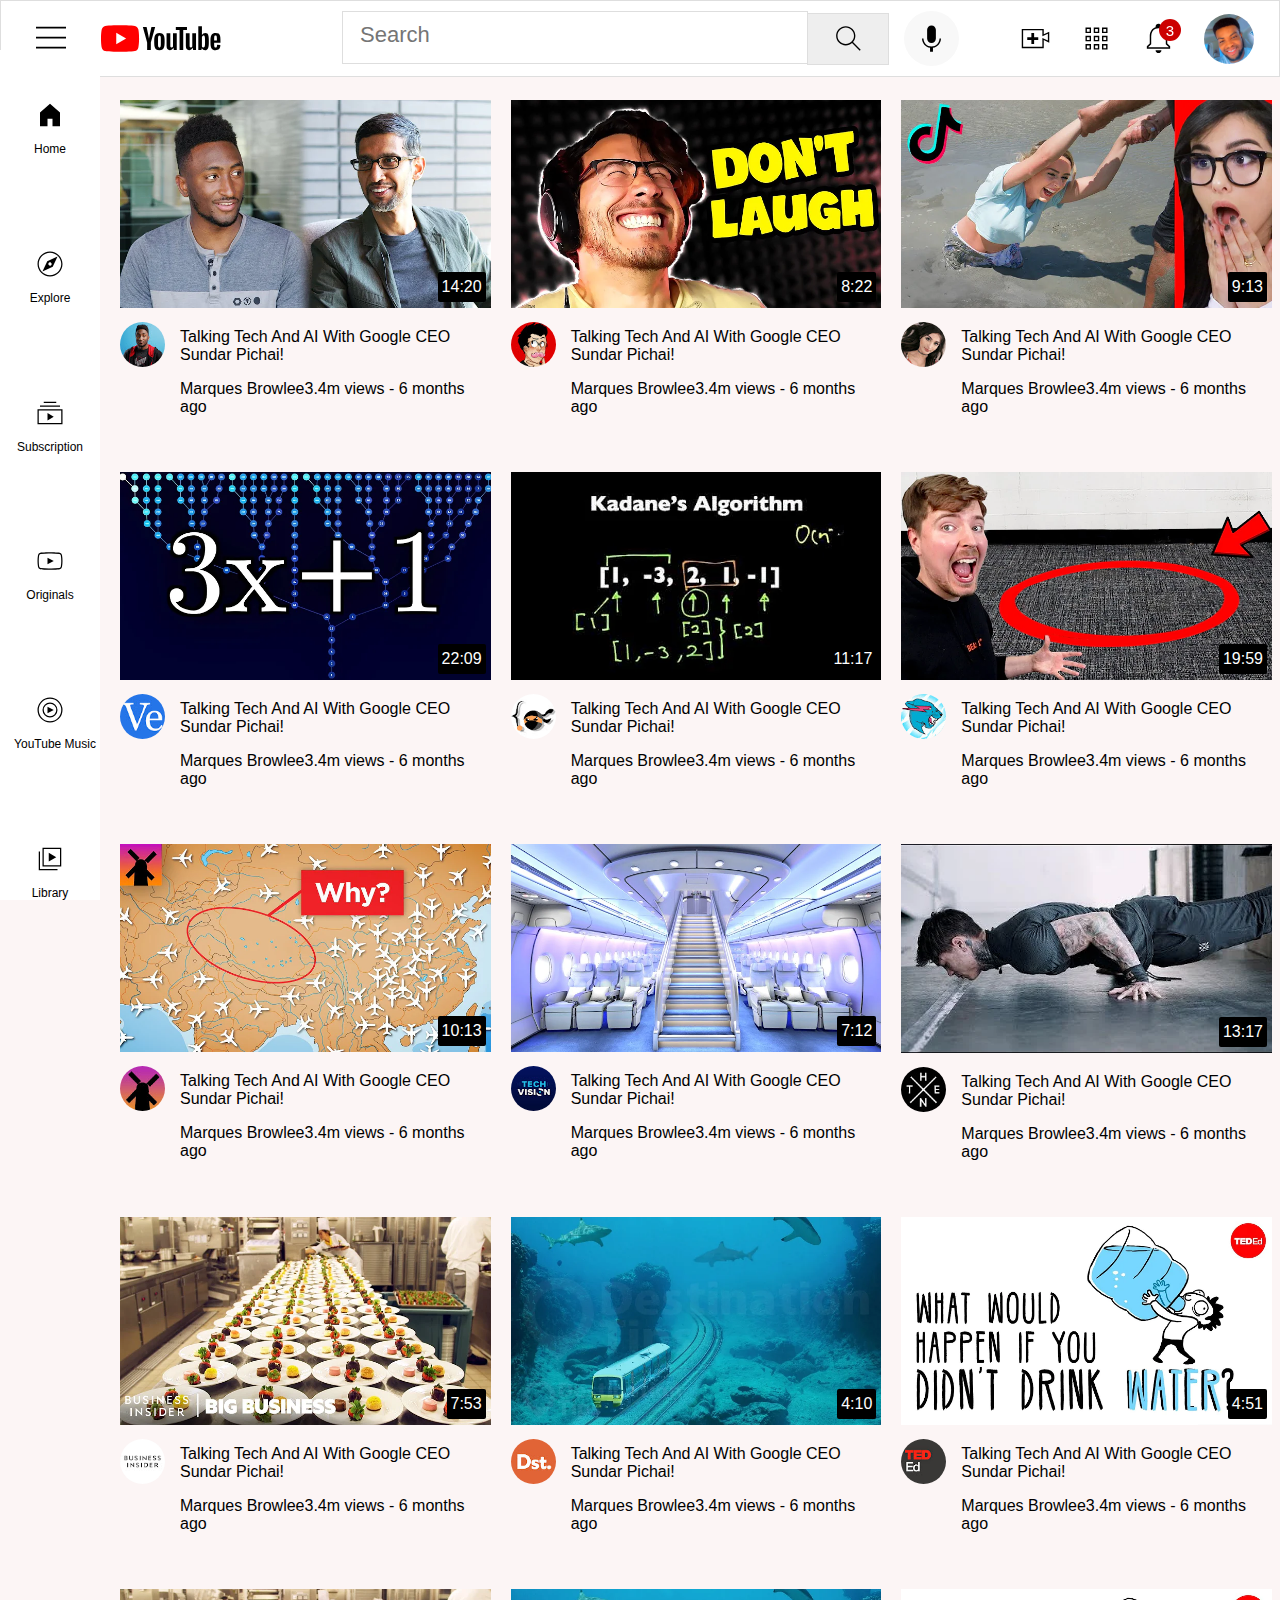
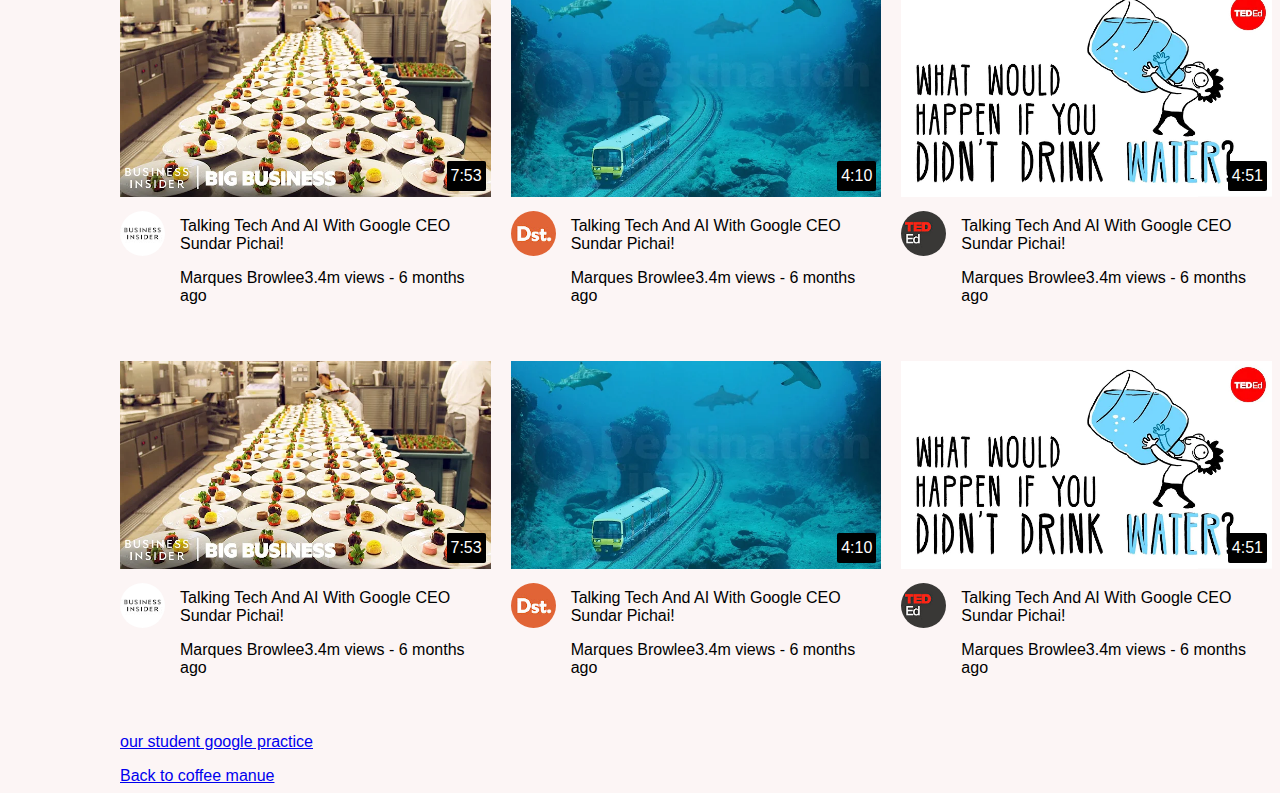
<file: index.html>
<!DOCTYPE html>
<html>
    <head>
        <title>Youtube Practice</title>
        <link href="header.css" rel="stylesheet">
        <link href="sidebar.css" rel="stylesheet">
        <link href="general.css" rel="stylesheet">
        <link href="Grid.css" rel="stylesheet">
       
    </head>
    <body class="body">
        <header class="header">
               <div class="left-section">
                <img class="hamburgar-icon" src="hamburger-menu.svg">
                <img class="youtube-icon" src="youtube-logo.svg">
               </div>


               <div class="middle-section">
                <input class="searchbar" placeholder="Search">
                <div class="middle-section-B">
                    <div class="search-icon-container">
                        <img class="search-icon" src="search.svg">
                        <div class="tooltip">Search</div>
                    </div>

                    <div class="voice-container">
                      <img  class="voice-search-icon" src="voice-search-icon.svg">
                      <div class="tooltip">Search  with voice</div>
                    </div>
                </div>
            </div>



               <div class="right-section">
                  <div class="upload-icon-container">
                    <img class="upload-icon" src="upload.svg">
                    <div class="tooltip">upload vidoes</div>
                  </div>
                <div class="apps-icon-container">
                    <img class="apps-icon" src="youtube-apps.svg">
                   <div class="tooltip">apps icon</div>
                </div>
                <div class="notification-icon-container">
                     <img class="notification-icon" src="notifications.svg">
                    <div class="tooltip">notification-icon</div>
                </div>
                
                <div class="notification-reminder">3</div>
                <img class="my-image" src="492128438_122124245750797799_2843777901737531711_n.jpg">
               </div>
        </header>
        <nav class="sidebar">
            <div class="home">
                <img class="home-icon" src="home.svg">
                <span class="home-details">Home</span>
            </div>
            <div class="explore">
                <img class="explore-icon" src="explore.svg">
                <span class="explore-detail">Explore</span>
            </div>
            <div class="subscription">
                <img class="subscription-icon" src="subscriptions.svg">
                <span class="subscriptions-detail">Subscription</span>
            </div>
            <div class="orignals">
                <img class="originals-icon" src="originals.svg">
                <span class="originals-detail">Originals</span>
            </div>
            <div class="youtube-music">
                <img class="youtube-music-icon" src="youtube-music.svg"> 
                <span class="music-icon">YouTube Music</span>
            </div>
                <div class="library">
                    <img class="library-icon" src="library.svg">
                    <span class="library-detail">Library</span>
                </div>
            </nav>
            <main>
                <section class="grid-container">
                    <div class="grid-item">
                        <div class="video-timeline">
                          <img class="thumbnail-one" src="thumbnail-1.webp" >
                          <div class="video-time">14:20</div>
                        </div>
                        
                        <div class="channel-picture">
                            <div class="picture-display">
                                <img class="picture-detail" src="channel-1.jpeg">
                            
                            </div>
                            <div class="thumbnail-detail">
                                <p class="thumbnail-detail1">Talking Tech And AI With Google CEO Sundar Pichai!  </p>
                                <p>Marques Browlee3.4m views - 6 months ago </p>
                            </div>
                        </div>
                    </div>


                    <div class="grid-item">
                        <div class="video-timeline">
                          <img class="thumbnail-one" src="thumbnail-2.webp" >
                          <div class="video-time">8:22</div>
                        </div>
                        
                        <div class="channel-picture">
                            <div class="picture-display">
                                <img class="picture-detail" src="channel-2.jpeg">
                            
                            </div>
                            <div class="thumbnail-detail">
                                <p class="thumbnail-detail1">Talking Tech And AI With Google CEO Sundar Pichai!  </p>
                                <p>Marques Browlee3.4m views   - 6 months ago </p>
                            </div>
                        </div>
                    </div>

                <div class="grid-item">
                    <div class="video-timeline">
                           <img class="thumbnail-one" src="thumbnail-3.webp" >
                          <div class="video-time">9:13</div>
                        </div>
                       
                        <div class="channel-picture">
                            <div class="picture-display">
                                <img class="picture-detail" src="channel-3.jpeg">
                            
                            </div>
                            <div class="thumbnail-detail">
                                <p class="thumbnail-detail1">Talking Tech And AI With Google CEO Sundar Pichai!  </p>
                                <p>Marques Browlee3.4m views - 6 months ago </p>
                            </div>
                        </div>
                    </div>
 </section>








        
    <section class="grid-container">

             <div class="grid-item">
                <div class="video-timeline">
                           <img class="thumbnail-one" src="thumbnail-4.webp" >
                          <div class="video-time">22:09</div>
                        </div>
                        
                        <div class="channel-picture">
                            <div class="picture-display">
                                <img class="picture-detail" src="channel-4.jpeg">
                            
                            </div>
                            <div class="thumbnail-detail">
                                <p class="thumbnail-detail1">Talking Tech And AI With Google CEO Sundar Pichai!  </p>
                                <p>Marques Browlee3.4m views - 6 months ago </p>
                            </div>
                        </div>
                    </div>

                    <div class="grid-item">
                        <div class="video-timeline">
                           <img class="thumbnail-one" src="thumbnail-5.webp" >
                          <div class="video-time">11:17</div>
                        </div>
                        
                        <div class="channel-picture">
                            <div class="picture-display">
                                <img class="picture-detail" src="channel-5.jpeg">
                            
                            </div>
                            <div class="thumbnail-detail">
                                <p class="thumbnail-detail1">Talking Tech And AI With Google CEO Sundar Pichai!  </p>
                                <p>Marques Browlee3.4m views - 6 months ago </p>
                            </div>
                        </div>
                    </div>


                    <div class="grid-item">
                        <div class="video-timeline">
                           <img class="thumbnail-one" src="thumbnail-6.webp" >
                          <div class="video-time">19:59</div>
                        </div>
                        
                        <div class="channel-picture">
                            <div class="picture-display">
                                <img class="picture-detail" src="channel-6.jpeg">
                            
                            </div>
                            <div class="thumbnail-detail">
                                <p class="thumbnail-detail1">Talking Tech And AI With Google CEO Sundar Pichai!  </p>
                                <p>Marques Browlee3.4m views - 6 months ago </p>
                            </div>
                        </div>
                    </div>

                
            </section>










            <section class="grid-container">

                        <div class="grid-item">
                            <div class="video-timeline">
                           <img class="thumbnail-one" src="thumbnail-7.webp" >
                          <div class="video-time">10:13</div>
                        </div>
                        
                        
                        <div class="channel-picture">
                            <div class="picture-display">
                                <img class="picture-detail" src="channel-7.jpeg">
                            
                            </div>
                            <div class="thumbnail-detail">
                                <p class="thumbnail-detail1">Talking Tech And AI With Google CEO Sundar Pichai!  </p>
                                <p>Marques Browlee3.4m views - 6 months ago </p>
                            </div>
                        </div>
                    </div>


                    <div class="grid-item">
                        <div class="video-timeline">
                           <img class="thumbnail-one" src="thumbnail-8.webp" >
                          <div class="video-time">7:12</div>
                        </div>
                        <div class="channel-picture">
                            <div class="picture-display">
                                <img class="picture-detail" src="channel-8.jpeg">
                            
                            </div>
                            <div class="thumbnail-detail">
                                <p class="thumbnail-detail1">Talking Tech And AI With Google CEO Sundar Pichai!  </p>
                                <p>Marques Browlee3.4m views - 6 months ago </p>
                            </div>
                        </div>
                    </div>
                       
                    <div class="grid-item">
                        <div class="video-timeline">
                           <img class="thumbnail-one" src="thumbnail-9.webp" >
                          <div class="video-time">13:17</div>
                        </div>
                        <div class="channel-picture">
                            <div class="picture-display">
                                <img class="picture-detail" src="channel-9.jpeg">
                            
                            </div>
                            <div class="thumbnail-detail">
                                <p class="thumbnail-detail1">Talking Tech And AI With Google CEO Sundar Pichai!  </p>
                                <p>Marques Browlee3.4m views - 6 months ago </p>
                            </div>
                        </div>
                    </div>
</section>







<section class="grid-container">
                    <div class="grid-item">
                        <div class="video-timeline">
                           <img class="thumbnail-one" src="thumbnail-10.webp" >
                          <div class="video-time">7:53</div>
                        </div>
                        <div class="channel-picture">
                            <div class="picture-display">
                                <img class="picture-detail" src="channel-10.jpeg">
                            
                            </div>
                            <div class="thumbnail-detail">
                                <p class="thumbnail-detail1">Talking Tech And AI With Google CEO Sundar Pichai!  </p>
                                <p>Marques Browlee3.4m views - 6 months ago </p>
                            </div>
                        </div>
                    </div>

                <div class="grid-item">
                    <div class="video-timeline">
                           <img class="thumbnail-one" src="thumbnail-11.webp" >
                          <div class="video-time">4:10</div>
                        </div>
                        
                        <div class="channel-picture">
                            <div class="picture-display">
                                <img class="picture-detail" src="channel-11.jpeg">
                            
                            </div>
                            <div class="thumbnail-detail">
                                <p class="thumbnail-detail1">Talking Tech And AI With Google CEO Sundar Pichai!  </p>
                                <p>Marques Browlee3.4m views - 6 months ago </p>
                            </div>
                        </div>
                    </div>


                    <div class="grid-item">
                        <div class="video-timeline">
                            <img class="thumbnail-one" src="thumbnail-12.webp" >
                          <div class="video-time">4:51</div>
                        </div>
                       
                        <div class="channel-picture">
                            <div class="picture-display">
                                <img class="picture-detail" src="channel-12.jpeg">
                            
                            </div>
                            <div class="thumbnail-detail">
                                <p class="thumbnail-detail1">Talking Tech And AI With Google CEO Sundar Pichai!  </p>
                                <p>Marques Browlee3.4m views - 6 months ago </p>
                            </div>
                        </div>
                    </div>
            </section>











            <section class="grid-container">
                    <div class="grid-item">
                        <div class="video-timeline">
                           <img class="thumbnail-one" src="thumbnail-10.webp" >
                          <div class="video-time">7:53</div>
                        </div>
                        <div class="channel-picture">
                            <div class="picture-display">
                                <img class="picture-detail" src="channel-10.jpeg">
                            
                            </div>
                            <div class="thumbnail-detail">
                                <p class="thumbnail-detail1">Talking Tech And AI With Google CEO Sundar Pichai!  </p>
                                <p>Marques Browlee3.4m views - 6 months ago </p>
                            </div>
                        </div>
                    </div>

                <div class="grid-item">
                    <div class="video-timeline">
                           <img class="thumbnail-one" src="thumbnail-11.webp" >
                          <div class="video-time">4:10</div>
                        </div>
                        
                        <div class="channel-picture">
                            <div class="picture-display">
                                <img class="picture-detail" src="channel-11.jpeg">
                            
                            </div>
                            <div class="thumbnail-detail">
                                <p class="thumbnail-detail1">Talking Tech And AI With Google CEO Sundar Pichai!  </p>
                                <p>Marques Browlee3.4m views - 6 months ago </p>
                            </div>
                        </div>
                    </div>


                    <div class="grid-item">
                        <div class="video-timeline">
                            <img class="thumbnail-one" src="thumbnail-12.webp" >
                          <div class="video-time">4:51</div>
                        </div>
                       
                        <div class="channel-picture">
                            <div class="picture-display">
                                <img class="picture-detail" src="channel-12.jpeg">
                            
                            </div>
                            <div class="thumbnail-detail">
                                <p class="thumbnail-detail1">Talking Tech And AI With Google CEO Sundar Pichai!  </p>
                                <p>Marques Browlee3.4m views - 6 months ago </p>
                            </div>
                        </div>
                    </div>
            </section>











            <section class="grid-container">
                    <div class="grid-item">
                        <div class="video-timeline">
                           <img class="thumbnail-one" src="thumbnail-10.webp" >
                          <div class="video-time">7:53</div>
                        </div>
                        <div class="channel-picture">
                            <div class="picture-display">
                                <img class="picture-detail" src="channel-10.jpeg">
                            
                            </div>
                            <div class="thumbnail-detail">
                                <p class="thumbnail-detail1">Talking Tech And AI With Google CEO Sundar Pichai!  </p>
                                <p>Marques Browlee3.4m views - 6 months ago </p>
                            </div>
                        </div>
                    </div>

                <div class="grid-item">
                    <div class="video-timeline">
                           <img class="thumbnail-one" src="thumbnail-11.webp" >
                          <div class="video-time">4:10</div>
                        </div>
                        
                        <div class="channel-picture">
                            <div class="picture-display">
                                <img class="picture-detail" src="channel-11.jpeg">
                            
                            </div>
                            <div class="thumbnail-detail">
                                <p class="thumbnail-detail1">Talking Tech And AI With Google CEO Sundar Pichai!  </p>
                                <p>Marques Browlee3.4m views - 6 months ago </p>
                            </div>
                        </div>
                    </div>


                    <div class="grid-item">
                        <div class="video-timeline">
                            <img class="thumbnail-one" src="thumbnail-12.webp" >
                          <div class="video-time">4:51</div>
                        </div>
                       
                        <div class="channel-picture">
                            <div class="picture-display">
                                <img class="picture-detail" src="channel-12.jpeg">
                            
                            </div>
                            <div class="thumbnail-detail">
                                <p class="thumbnail-detail1">Talking Tech And AI With Google CEO Sundar Pichai!  </p>
                                <p>Marques Browlee3.4m views - 6 months ago </p>
                            </div>
                        </div>
                    </div>
            </section>
                 <p><a href="Students-google-form.html">our student google practice</a></p>
                <div style="color: blue;">
                    <a href="coffee.html">Back to coffee manue</a>
                </div>
            </main>
        </body>

    </html>
</file>
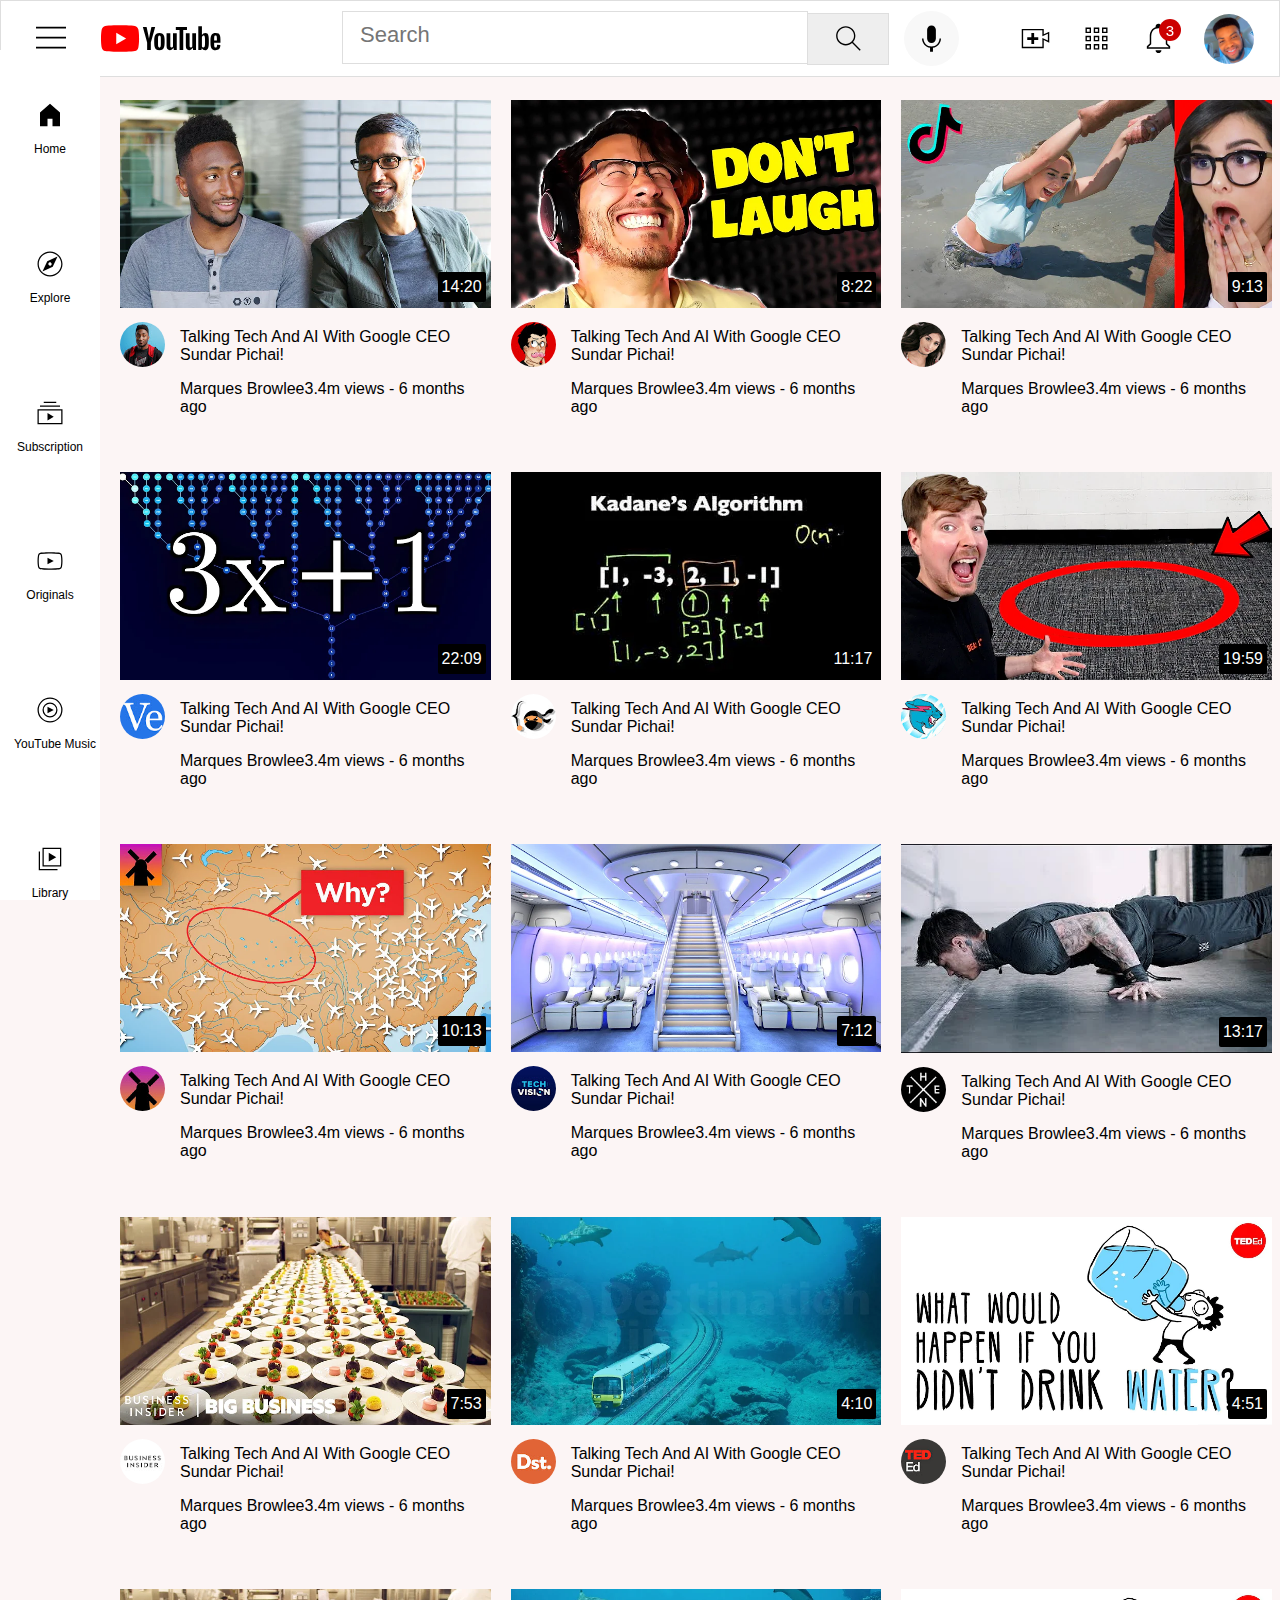
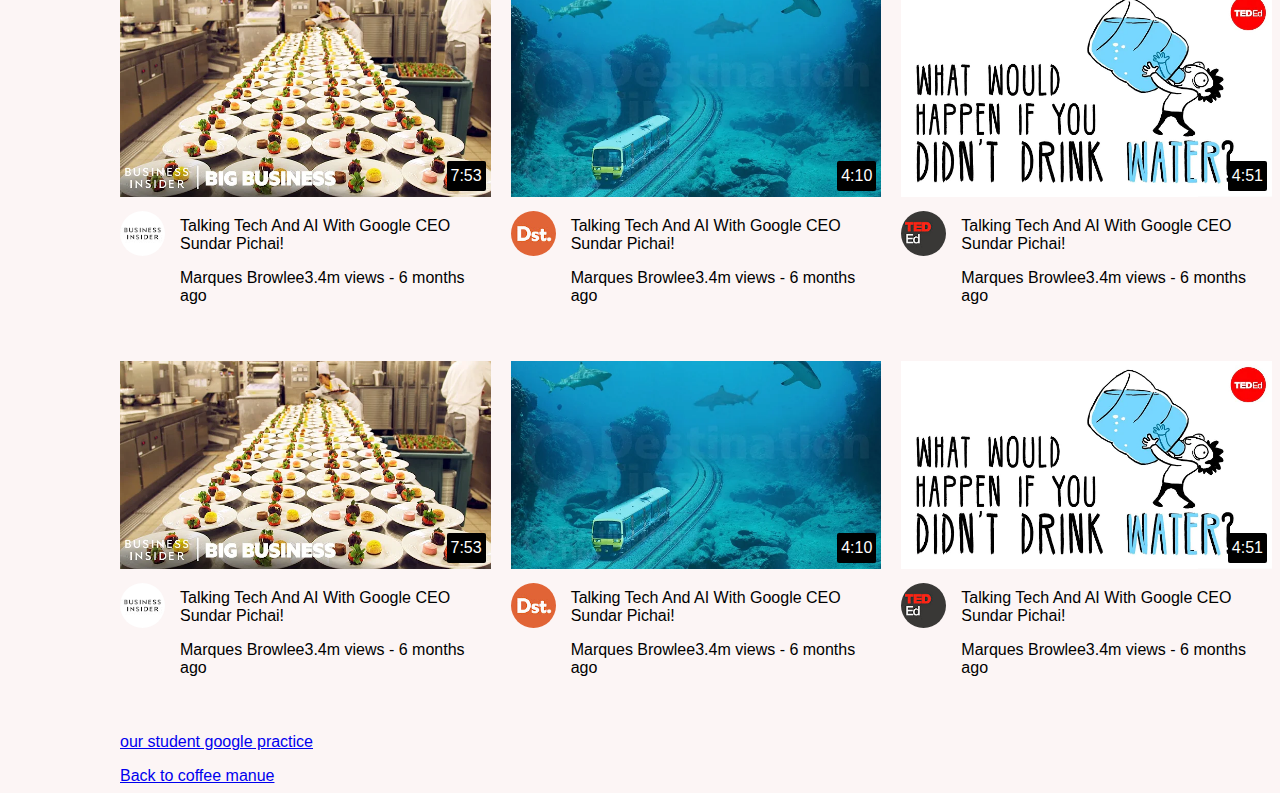
<file: facebook.html>
<!DOCTYPE html>
<html>
    <head>
        <title>Youtube Practice</title>
        <link href="header.css" rel="stylesheet">
        <link href="sidebar.css" rel="stylesheet">
        <link href="general.css" rel="stylesheet">
        <link href="Grid.css" rel="stylesheet">
       
    </head>
    <body class="body">
        <header class="header">
               <div class="left-section">
                <img class="hamburgar-icon" src="hamburger-menu.svg">
                <img class="youtube-icon" src="youtube-logo.svg">
               </div>


               <div class="middle-section">
                <input class="searchbar" placeholder="Search">
                <div class="middle-section-B">
                    <div class="search-icon-container">
                        <img class="search-icon" src="search.svg">
                        <div class="tooltip">Search</div>
                    </div>

                    <div class="voice-container">
                      <img  class="voice-search-icon" src="voice-search-icon.svg">
                      <div class="tooltip">Search  with voice</div>
                    </div>
                </div>
            </div>



               <div class="right-section">
                  <div class="upload-icon-container">
                    <img class="upload-icon" src="upload.svg">
                    <div class="tooltip">upload vidoes</div>
                  </div>
                <div class="apps-icon-container">
                    <img class="apps-icon" src="youtube-apps.svg">
                   <div class="tooltip">apps icon</div>
                </div>
                <div class="notification-icon-container">
                     <img class="notification-icon" src="notifications.svg">
                    <div class="tooltip">notification-icon</div>
                </div>
                
                <div class="notification-reminder">3</div>
                <img class="my-image" src="492128438_122124245750797799_2843777901737531711_n.jpg">
               </div>
        </header>
        <nav class="sidebar">
            <div class="home">
                <img class="home-icon" src="home.svg">
                <span class="home-details">Home</span>
            </div>
            <div class="explore">
                <img class="explore-icon" src="explore.svg">
                <span class="explore-detail">Explore</span>
            </div>
            <div class="subscription">
                <img class="subscription-icon" src="subscriptions.svg">
                <span class="subscriptions-detail">Subscription</span>
            </div>
            <div class="orignals">
                <img class="originals-icon" src="originals.svg">
                <span class="originals-detail">Originals</span>
            </div>
            <div class="youtube-music">
                <img class="youtube-music-icon" src="youtube-music.svg"> 
                <span class="music-icon">YouTube Music</span>
            </div>
                <div class="library">
                    <img class="library-icon" src="library.svg">
                    <span class="library-detail">Library</span>
                </div>
            </nav>
            <main>
                <section class="grid-container">
                    <div class="grid-item">
                        <div class="video-timeline">
                          <img class="thumbnail-one" src="thumbnail-1.webp" >
                          <div class="video-time">14:20</div>
                        </div>
                        
                        <div class="channel-picture">
                            <div class="picture-display">
                                <img class="picture-detail" src="channel-1.jpeg">
                            
                            </div>
                            <div class="thumbnail-detail">
                                <p class="thumbnail-detail1">Talking Tech And AI With Google CEO Sundar Pichai!  </p>
                                <p>Marques Browlee3.4m views - 6 months ago </p>
                            </div>
                        </div>
                    </div>


                    <div class="grid-item">
                        <div class="video-timeline">
                          <img class="thumbnail-one" src="thumbnail-2.webp" >
                          <div class="video-time">8:22</div>
                        </div>
                        
                        <div class="channel-picture">
                            <div class="picture-display">
                                <img class="picture-detail" src="channel-2.jpeg">
                            
                            </div>
                            <div class="thumbnail-detail">
                                <p class="thumbnail-detail1">Talking Tech And AI With Google CEO Sundar Pichai!  </p>
                                <p>Marques Browlee3.4m views   - 6 months ago </p>
                            </div>
                        </div>
                    </div>

                <div class="grid-item">
                    <div class="video-timeline">
                           <img class="thumbnail-one" src="thumbnail-3.webp" >
                          <div class="video-time">9:13</div>
                        </div>
                       
                        <div class="channel-picture">
                            <div class="picture-display">
                                <img class="picture-detail" src="channel-3.jpeg">
                            
                            </div>
                            <div class="thumbnail-detail">
                                <p class="thumbnail-detail1">Talking Tech And AI With Google CEO Sundar Pichai!  </p>
                                <p>Marques Browlee3.4m views - 6 months ago </p>
                            </div>
                        </div>
                    </div>
 </section>








        
    <section class="grid-container">

             <div class="grid-item">
                <div class="video-timeline">
                           <img class="thumbnail-one" src="thumbnail-4.webp" >
                          <div class="video-time">22:09</div>
                        </div>
                        
                        <div class="channel-picture">
                            <div class="picture-display">
                                <img class="picture-detail" src="channel-4.jpeg">
                            
                            </div>
                            <div class="thumbnail-detail">
                                <p class="thumbnail-detail1">Talking Tech And AI With Google CEO Sundar Pichai!  </p>
                                <p>Marques Browlee3.4m views - 6 months ago </p>
                            </div>
                        </div>
                    </div>

                    <div class="grid-item">
                        <div class="video-timeline">
                           <img class="thumbnail-one" src="thumbnail-5.webp" >
                          <div class="video-time">11:17</div>
                        </div>
                        
                        <div class="channel-picture">
                            <div class="picture-display">
                                <img class="picture-detail" src="channel-5.jpeg">
                            
                            </div>
                            <div class="thumbnail-detail">
                                <p class="thumbnail-detail1">Talking Tech And AI With Google CEO Sundar Pichai!  </p>
                                <p>Marques Browlee3.4m views - 6 months ago </p>
                            </div>
                        </div>
                    </div>


                    <div class="grid-item">
                        <div class="video-timeline">
                           <img class="thumbnail-one" src="thumbnail-6.webp" >
                          <div class="video-time">19:59</div>
                        </div>
                        
                        <div class="channel-picture">
                            <div class="picture-display">
                                <img class="picture-detail" src="channel-6.jpeg">
                            
                            </div>
                            <div class="thumbnail-detail">
                                <p class="thumbnail-detail1">Talking Tech And AI With Google CEO Sundar Pichai!  </p>
                                <p>Marques Browlee3.4m views - 6 months ago </p>
                            </div>
                        </div>
                    </div>

                
            </section>










            <section class="grid-container">

                        <div class="grid-item">
                            <div class="video-timeline">
                           <img class="thumbnail-one" src="thumbnail-7.webp" >
                          <div class="video-time">10:13</div>
                        </div>
                        
                        
                        <div class="channel-picture">
                            <div class="picture-display">
                                <img class="picture-detail" src="channel-7.jpeg">
                            
                            </div>
                            <div class="thumbnail-detail">
                                <p class="thumbnail-detail1">Talking Tech And AI With Google CEO Sundar Pichai!  </p>
                                <p>Marques Browlee3.4m views - 6 months ago </p>
                            </div>
                        </div>
                    </div>


                    <div class="grid-item">
                        <div class="video-timeline">
                           <img class="thumbnail-one" src="thumbnail-8.webp" >
                          <div class="video-time">7:12</div>
                        </div>
                        <div class="channel-picture">
                            <div class="picture-display">
                                <img class="picture-detail" src="channel-8.jpeg">
                            
                            </div>
                            <div class="thumbnail-detail">
                                <p class="thumbnail-detail1">Talking Tech And AI With Google CEO Sundar Pichai!  </p>
                                <p>Marques Browlee3.4m views - 6 months ago </p>
                            </div>
                        </div>
                    </div>
                       
                    <div class="grid-item">
                        <div class="video-timeline">
                           <img class="thumbnail-one" src="thumbnail-9.webp" >
                          <div class="video-time">13:17</div>
                        </div>
                        <div class="channel-picture">
                            <div class="picture-display">
                                <img class="picture-detail" src="channel-9.jpeg">
                            
                            </div>
                            <div class="thumbnail-detail">
                                <p class="thumbnail-detail1">Talking Tech And AI With Google CEO Sundar Pichai!  </p>
                                <p>Marques Browlee3.4m views - 6 months ago </p>
                            </div>
                        </div>
                    </div>
</section>







<section class="grid-container">
                    <div class="grid-item">
                        <div class="video-timeline">
                           <img class="thumbnail-one" src="thumbnail-10.webp" >
                          <div class="video-time">7:53</div>
                        </div>
                        <div class="channel-picture">
                            <div class="picture-display">
                                <img class="picture-detail" src="channel-10.jpeg">
                            
                            </div>
                            <div class="thumbnail-detail">
                                <p class="thumbnail-detail1">Talking Tech And AI With Google CEO Sundar Pichai!  </p>
                                <p>Marques Browlee3.4m views - 6 months ago </p>
                            </div>
                        </div>
                    </div>

                <div class="grid-item">
                    <div class="video-timeline">
                           <img class="thumbnail-one" src="thumbnail-11.webp" >
                          <div class="video-time">4:10</div>
                        </div>
                        
                        <div class="channel-picture">
                            <div class="picture-display">
                                <img class="picture-detail" src="channel-11.jpeg">
                            
                            </div>
                            <div class="thumbnail-detail">
                                <p class="thumbnail-detail1">Talking Tech And AI With Google CEO Sundar Pichai!  </p>
                                <p>Marques Browlee3.4m views - 6 months ago </p>
                            </div>
                        </div>
                    </div>


                    <div class="grid-item">
                        <div class="video-timeline">
                            <img class="thumbnail-one" src="thumbnail-12.webp" >
                          <div class="video-time">4:51</div>
                        </div>
                       
                        <div class="channel-picture">
                            <div class="picture-display">
                                <img class="picture-detail" src="channel-12.jpeg">
                            
                            </div>
                            <div class="thumbnail-detail">
                                <p class="thumbnail-detail1">Talking Tech And AI With Google CEO Sundar Pichai!  </p>
                                <p>Marques Browlee3.4m views - 6 months ago </p>
                            </div>
                        </div>
                    </div>
            </section>











            <section class="grid-container">
                    <div class="grid-item">
                        <div class="video-timeline">
                           <img class="thumbnail-one" src="thumbnail-10.webp" >
                          <div class="video-time">7:53</div>
                        </div>
                        <div class="channel-picture">
                            <div class="picture-display">
                                <img class="picture-detail" src="channel-10.jpeg">
                            
                            </div>
                            <div class="thumbnail-detail">
                                <p class="thumbnail-detail1">Talking Tech And AI With Google CEO Sundar Pichai!  </p>
                                <p>Marques Browlee3.4m views - 6 months ago </p>
                            </div>
                        </div>
                    </div>

                <div class="grid-item">
                    <div class="video-timeline">
                           <img class="thumbnail-one" src="thumbnail-11.webp" >
                          <div class="video-time">4:10</div>
                        </div>
                        
                        <div class="channel-picture">
                            <div class="picture-display">
                                <img class="picture-detail" src="channel-11.jpeg">
                            
                            </div>
                            <div class="thumbnail-detail">
                                <p class="thumbnail-detail1">Talking Tech And AI With Google CEO Sundar Pichai!  </p>
                                <p>Marques Browlee3.4m views - 6 months ago </p>
                            </div>
                        </div>
                    </div>


                    <div class="grid-item">
                        <div class="video-timeline">
                            <img class="thumbnail-one" src="thumbnail-12.webp" >
                          <div class="video-time">4:51</div>
                        </div>
                       
                        <div class="channel-picture">
                            <div class="picture-display">
                                <img class="picture-detail" src="channel-12.jpeg">
                            
                            </div>
                            <div class="thumbnail-detail">
                                <p class="thumbnail-detail1">Talking Tech And AI With Google CEO Sundar Pichai!  </p>
                                <p>Marques Browlee3.4m views - 6 months ago </p>
                            </div>
                        </div>
                    </div>
            </section>











            <section class="grid-container">
                    <div class="grid-item">
                        <div class="video-timeline">
                           <img class="thumbnail-one" src="thumbnail-10.webp" >
                          <div class="video-time">7:53</div>
                        </div>
                        <div class="channel-picture">
                            <div class="picture-display">
                                <img class="picture-detail" src="channel-10.jpeg">
                            
                            </div>
                            <div class="thumbnail-detail">
                                <p class="thumbnail-detail1">Talking Tech And AI With Google CEO Sundar Pichai!  </p>
                                <p>Marques Browlee3.4m views - 6 months ago </p>
                            </div>
                        </div>
                    </div>

                <div class="grid-item">
                    <div class="video-timeline">
                           <img class="thumbnail-one" src="thumbnail-11.webp" >
                          <div class="video-time">4:10</div>
                        </div>
                        
                        <div class="channel-picture">
                            <div class="picture-display">
                                <img class="picture-detail" src="channel-11.jpeg">
                            
                            </div>
                            <div class="thumbnail-detail">
                                <p class="thumbnail-detail1">Talking Tech And AI With Google CEO Sundar Pichai!  </p>
                                <p>Marques Browlee3.4m views - 6 months ago </p>
                            </div>
                        </div>
                    </div>


                    <div class="grid-item">
                        <div class="video-timeline">
                            <img class="thumbnail-one" src="thumbnail-12.webp" >
                          <div class="video-time">4:51</div>
                        </div>
                       
                        <div class="channel-picture">
                            <div class="picture-display">
                                <img class="picture-detail" src="channel-12.jpeg">
                            
                            </div>
                            <div class="thumbnail-detail">
                                <p class="thumbnail-detail1">Talking Tech And AI With Google CEO Sundar Pichai!  </p>
                                <p>Marques Browlee3.4m views - 6 months ago </p>
                            </div>
                        </div>
                    </div>
            </section>
                 <p><a href="Students-google-form.html">our student google practice</a></p>
                <div style="color: blue;">
                    <a href="coffee.html">Back to coffee manue</a>
                </div>
            </main>
        </body>
    </html>
</file>
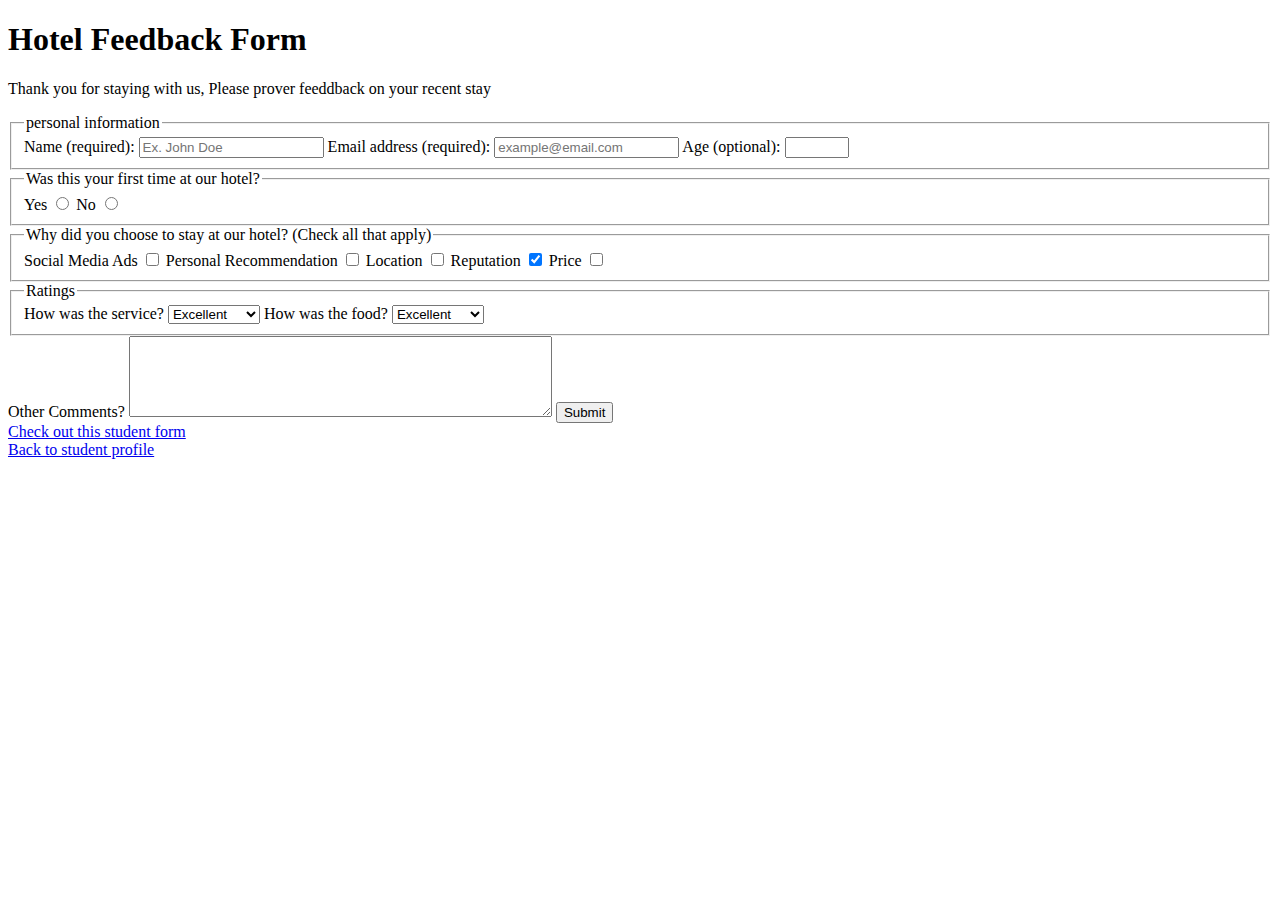
<file: forms.html>
<!DOCTYPE html>
<html lang="en">
<head>
  <meta charset="UTF-8">
  <meta name="viewport" content="width=<device-width>, initial-scale=1.0">
  <title>Document</title>
</head>
<body>
  <header>
    <h1>Hotel Feedback Form</h1>
    <p>Thank you for staying with us, Please prover feeddback on your recent stay</p>
  </header>
  <main>
    <form>
      <fieldset>
        <legend>personal information</legend>
        <label>Name (required):</label>
        <input type="text" id="full-name" name="name" placeholder="Ex. John Doe" required>
        
        <label for="email">Email address (required):</label>
          <input type="email" id="email" name="email" placeholder="example@email.com" required>
          
          <label for="age">Age (optional):</label>
          <input type="number" id="age" name="age" min="3" max="100">
      </fieldset>

      <fieldset>
          <legend>Was this your first time at our hotel?</legend>
          
            <lable for="yes-option">
              Yes
            </lable>
            <input type="radio" id="yes-option" name="hotel-stay">

            <lable for="no-option">No</label>
          <input type="radio" id="no-option" name="hotel-stay">
       </fieldset>
       
       <fieldset>
    <legend>Why did you choose to stay at our hotel? (Check all that apply)</legend>

    <label for="ads">Social Media Ads</label>
          <input type="checkbox" id="ads" name="ads" value="ads" />
        <label for="recommendation">Personal Recommendation</label> 
        <input type="checkbox" id="recommendation" name="recommendation" value="recommendation"> 

        <label for="recommendation">Location</label> 
        <input type="checkbox" id="location" name="location" value="location"> 

        <label for="reputation">Reputation</label> 
        <input checked type="checkbox" id="reputation" name="reputation" value="reputation"> 

        <label for="price">Price</label> 
        <input c type="checkbox" id="price" name="price" value="price"> 
    </fieldset> 

      <fieldset>
  <legend>Ratings</legend>
  <label for="service">How was the service?</label>
  <select name="service" id="service">
      <option value="poor">Poor</option>
      <option value="satisfactory">Satisfactory</option>
      <option value="very-good">Very Good</option>
      <option value="good">Good</option>
      <option selected value="excellent">Excellent</option>
  </select>

  <label for="service">How was the food?</label>
  <select name="food" id="food">
      <option value="poor">Poor</option>
      <option value="satisfactory">Satisfactory</option>
      <option value="very-good">Very Good</option>
      <option value="good">Good</option>
      <option selected value="excellent">Excellent</option>
  </select>

  
  </fieldset> 
     <label for="comments">Other Comments?</label>
        <textarea id="comments" name="comments" rows="5" cols="50" ></textarea>
  <button type="submit">Submit</button>
    </form>
  </main>
  <a href="Students-google-form.html">Check out this student form</a><br>
  <a href="Table-learning.html">Back to student profile</a>
</body>
</html>
</file>
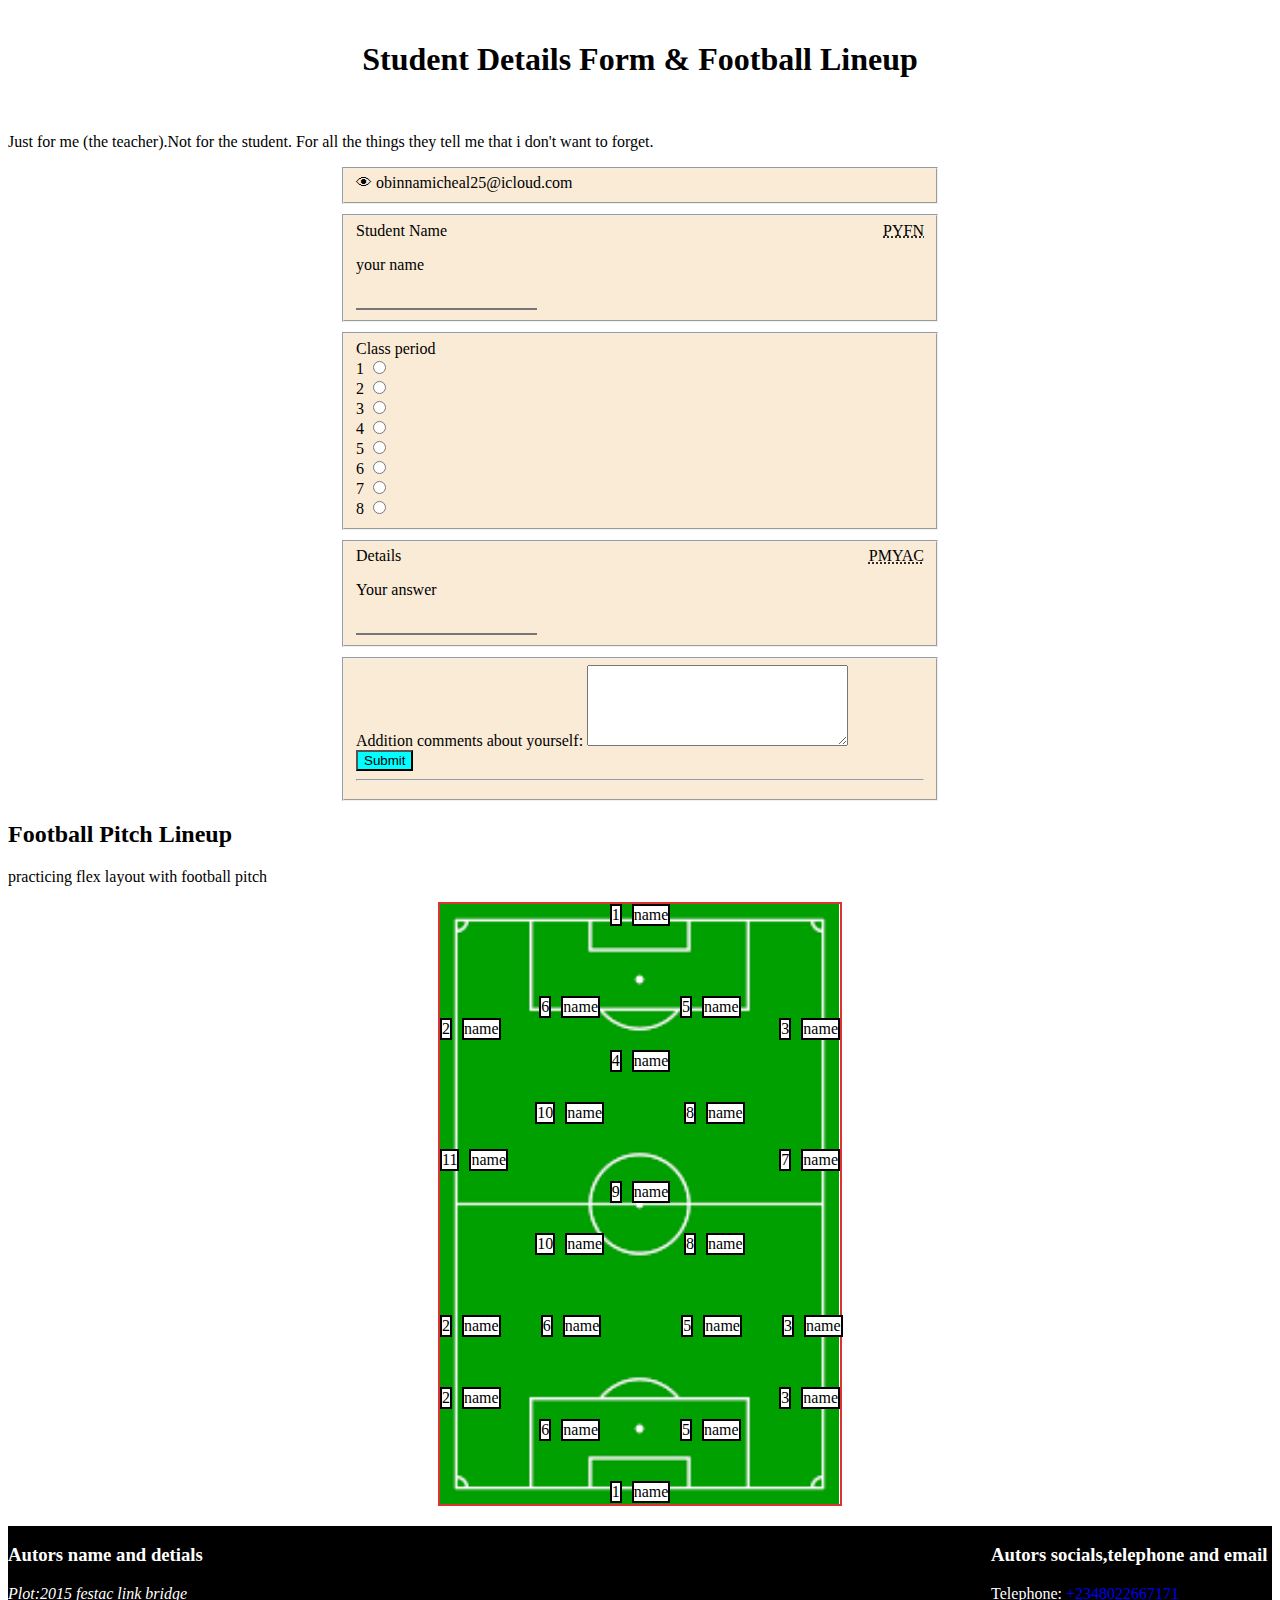
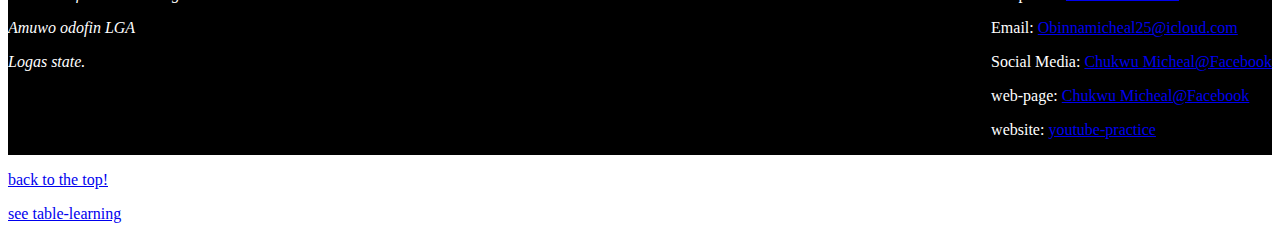
<file: Students-google-form.html>
<!DOCTYPE html>
<html lang="en">
<head>
  <meta charset="UTF-8">
  <meta name="viewport" content="width=device-width, initial-scale=1.0">
  <title>Google Forms</title>
  <style>
    
   .fieldset-one{
    background-color: antiquewhite;
    margin-bottom: 10px;
   }
   .fieldset-two{
    background-color: antiquewhite;
    margin-bottom: 10px;
   }
   .fieldset-three{
    background-color: antiquewhite;
    margin-bottom: 10px;
   }
   .fieldset-four{
    background-color:antiquewhite;
     margin-bottom: 10px;
   }
   .fieldset-five{
    background-color:antiquewhite;
   }
   .flex-container{
    display: flex;
    justify-content: space-between;
   }
   .input-one{
    border-top:0;
    border-left: 0;
    border-right: 0;
    background-color: antiquewhite;
   }
   .input-two{
    border-top:0;
    border-left: 0;
    border-right: 0;
    background-color: antiquewhite;
   }
   .submit{
    background-color: aqua;
    cursor: pointer;
   }
    .footer{
      background-color: black;
      color: white;
      margin-top: 20px;
    }
    .container {
      background-image: url('football-lineup/images.png');
      
      background-repeat: no-repeat;
      margin-left:auto ;
      margin-right: auto;
      background-size: contain;
      height: 600px;
      width: 400px;
      border-color:rgb(219, 52, 52) ;
      border-width: 2px;
      border-style: solid;
    }
    .container-item-one{
      display: flex;
      align-items: center;
      justify-content: center;
      margin-bottom: 70px;
      
      
    }
    .shirt-nub{
      border: solid 2px black;
      margin-right: 5px;
      background-color: white;
    }
    .player-name{
       border: solid 2px black;
       margin-left: 5px;
       background-color: white;
    }
    .container-details,
    .fullbacks-container {
      display: flex;
      
    }
    .shirt-number{
      border: solid 2px black;
     margin-left: 40px;
     margin-right: 10px;
      background-color: white;

    }
    .player-nam{
       border: solid 2px black;
      margin-right: 40px;
       background-color: white;
    }
    .full-backs{
      display: flex;
      justify-content: space-between;
      margin-bottom: 10px;
    }
    .full-backs-one{
      display: flex;
      justify-content: space-between;
      margin-bottom: 50px;
    }
    .container-item-zero{
      display: flex;
      align-items: center;
      justify-content: center;
    }
    .container-item-two{
      display: flex;
      align-items: center;
      justify-content: center;
      margin-bottom: 30px;
    }
    .container-item-three{
      display: flex;
      align-items: center;
      justify-content: center;
      margin-bottom: 25px;
    }
    .container-item-four{
      display: flex;
      align-items: center;
      justify-content: center;
      margin-bottom: 60px;
    }
    .container-item-five{
      display: flex;
      align-items: center;
      justify-content: center;
      margin-bottom: 40px;
    }
    .jersey-one{
      width: 20px;
      
    }
    .text-container{

    }
    .complex-animation {
  animation-name: color-change;
  animation-duration: 3s;
  animation-timing-function: linear;
  animation-delay: 1s;
  animation-iteration-count: infinite;
  animation-direction: alternate;
}

@keyframes color-change {
  0% {
    background-color: red;
  }
  50% {
    background-color: blue;
  }
  100% {
    background-color: green;
  }
}
h1 {
  height: 70px;
   text-align: center;
  padding-top: 20px;
  
}
@media (max-width: 600px){
  body {
    font-size: 14px;
     max-width: ;
  }
}
form {
  max-width: 600px;
  width: 80%;
  margin-left: auto;
  margin-right: auto;
}

  </style>
</head>
<body>
 <h1 class="complex-animation">Student Details Form & Football Lineup</h1>
 <p>Just for me (the teacher).Not for the student. For all the things they tell me that i don't want to forget.</p>
  <form>
 <fieldset class="fieldset-one">
  &#128065; obinnamicheal25@icloud.com
 </fieldset>
 <fieldset class="fieldset-two">
  <div class="flex-container">
    <div>
    Student Name
  </div>
  <div>
    <abbr title="Please Your Full Name">PYFN</abbr>
  </div>
  </div>
  
 <p>your name</p>
  <input type="text" class="input-one" id="your-name" name="your-name" required>
</fieldset>

<fieldset class="fieldset-three">
  <label>Class period</label><br>
  <label>1</label>
  <input type="radio"><br>
  <label>2</label>
  <input type="radio"><br>
  <label>3</label>
  <input type="radio"><br>
  <label>4</label>
  <input type="radio"><br>
  <label>5</label>
  <input type="radio"><br>
  <label>6</label>
  <input type="radio"><br>
  <label>7</label>
  <input type="radio"><br>
<label>8</label>
  <input type="radio"><br>
</fieldset>

<fieldset class="fieldset-four">
  
  
  <div class="flex-container">
    <div>
    Details
    </div>
    <div>
      <abbr title="Please Make Your Answer concise">PMYAC</abbr>
    </div>

  </div>
   <p>Your answer</p>
   <input type="text" class="input-two" id="your-ansswer" name="your-answer" required>
  
</fieldset>

<fieldset class="fieldset-five">
<label for="comments">Addition comments about yourself:</label>
<textarea id="comments" name="comments" rows="5" cols="30"></textarea>
<br>
<button type="submit" class="submit">Submit</button>
<hr>
</fieldset>

  </form>

<h2>Football Pitch Lineup</h2>
<p>practicing flex layout with football pitch</p>

      <div class="container">
        <div class="container-item-one">
          <div class="shirt-nub">1</div>
          <div class="text-container">
                   <div class="player-name">name</div>
          
          </div>
          
        </div>

        <div class="container-item-zero">
          <div class="container-details">
              <div class="shirt-number">6</div>
              <div class="player-nam">name</div>
          </div>
              <div class="container-details">
                 <div class="shirt-number">5</div>
                 <div class="player-nam">name</div>
              </div>
        </div>
            
        <div class="full-backs">
          <div class="fullbacks-container">
                <div class="shirt-nub">2</div>
                <div class="player-name"> name </div>
          </div>
            <div  class="fullbacks-container">
                 <div class="shirt-nub">3</div>
                <div  class="player-name">name </div>
            </div>
               
        </div>

        <div>
                <div class="container-item-two">
                  <div class="shirt-nub">4</div>
                  <div class="player-name">name </div>
                </div>

        </div>
              
        <div class="container-item-three">
            <div  class="container-details">
              <div class="shirt-number">10</div>
              <div class="player-nam">name</div>
            </div>
            <div class="container-details">
              <div class="shirt-number">8</div>
              <div class="player-nam">name</div>
            </div>
        </div>
              
                 
            <div class="full-backs">
          <div class="fullbacks-container">
                <div class="shirt-nub">11</div>
                <div class="player-name"> name </div>
          </div>
            <div  class="fullbacks-container">
                 <div class="shirt-nub">7</div>
                <div  class="player-name">name </div>
            </div>
               
        </div>      
            

           <div>
                <div class="container-item-two">
                  <div class="shirt-nub">9</div>
                  <div class="player-name">name </div>
                </div>

           </div>

           <div class="container-item-four">
            <div  class="container-details">
              <div class="shirt-number">10</div>
              <div class="player-nam">name</div>
            </div>
            <div class="container-details">
              <div class="shirt-number">8</div>
              <div class="player-nam">name</div>
            </div>
        </div>

        

            
        <div class="full-backs-one">
          <div class="fullbacks-container">
                <div class="shirt-nub">2</div>
                <div class="player-name"> name </div>
          </div>

           <div class="container-details">
              <div class="shirt-number">6</div>
              <div class="player-nam">name</div>
          </div>
              <div class="container-details">
                 <div class="shirt-number">5</div>
                 <div class="player-nam">name</div>
              </div>

            <div  class="fullbacks-container">
                 <div class="shirt-nub">3</div>
                <div  class="player-name">name </div>
            </div>
               
        </div>


        <div class="full-backs">
          <div class="fullbacks-container">
                <div class="shirt-nub">2</div>
                <div class="player-name"> name </div>
          </div>
            <div  class="fullbacks-container">
                 <div class="shirt-nub">3</div>
                <div  class="player-name">name </div>
            </div>
               
        </div>

        <div class="container-item-five">
          <div class="container-details">
              <div class="shirt-number">6</div>
              <div class="player-nam">name</div>
          </div>
              <div class="container-details">
                 <div class="shirt-number">5</div>
                 <div class="player-nam">name</div>
              </div>
        </div>

        <div>
        <div class="container-item-one">
          <div class="shirt-nub">1</div>
          <div class="player-name">name</div>
        </div>
              
              
      </div>
    </div>
        

    <footer class="footer">

  <div class="flex-container">
     <div>
         <h3>Autors name and detials </h3>
  <address >
    Plot:2015 festac link bridge
    <p>Amuwo odofin LGA</p>
    <p>Logas state.</p>

  </address>
     </div>

     <div>
         
  <div>
    <h3>Autors socials,telephone and email</h3>
   
    <p>
       <label for="telephone">Telephone:</label>
      <a href="tel:+2348022667171">+2348022667171</a>
    </p>
    <p>
       <label for="email">Email:</label>
      <a href="mailto:Obinnamicheal25@icloud.com">Obinnamicheal25@icloud.com</a>
    </p>
     <p>
       <label for="social-media">Social Media:</label>
      <a href="https://web.facebook.com/john.michael.71474/">Chukwu Micheal@Facebook</a>
    </p>
    <p>
       <label for="web-page">web-page:</label>
      <a href="https://micheal-airlyon.github.io/completelearning-website/">Chukwu Micheal@Facebook</a>
    </p>
    <label for="web-page">website:</label>
      <a href="https://micheal-airlyon.github.io/michealfirst-website/">youtube-practice</a>
    </p>
    
  </div>
  
     </div>
    </div>
  </footer>
  
  
  </p>
  <p><a href="#top">back to the top!</a>
  </p>
  <p><a href="Table-learning.html">see table-learning</a></p>
    

  </body>

</html>
</file>
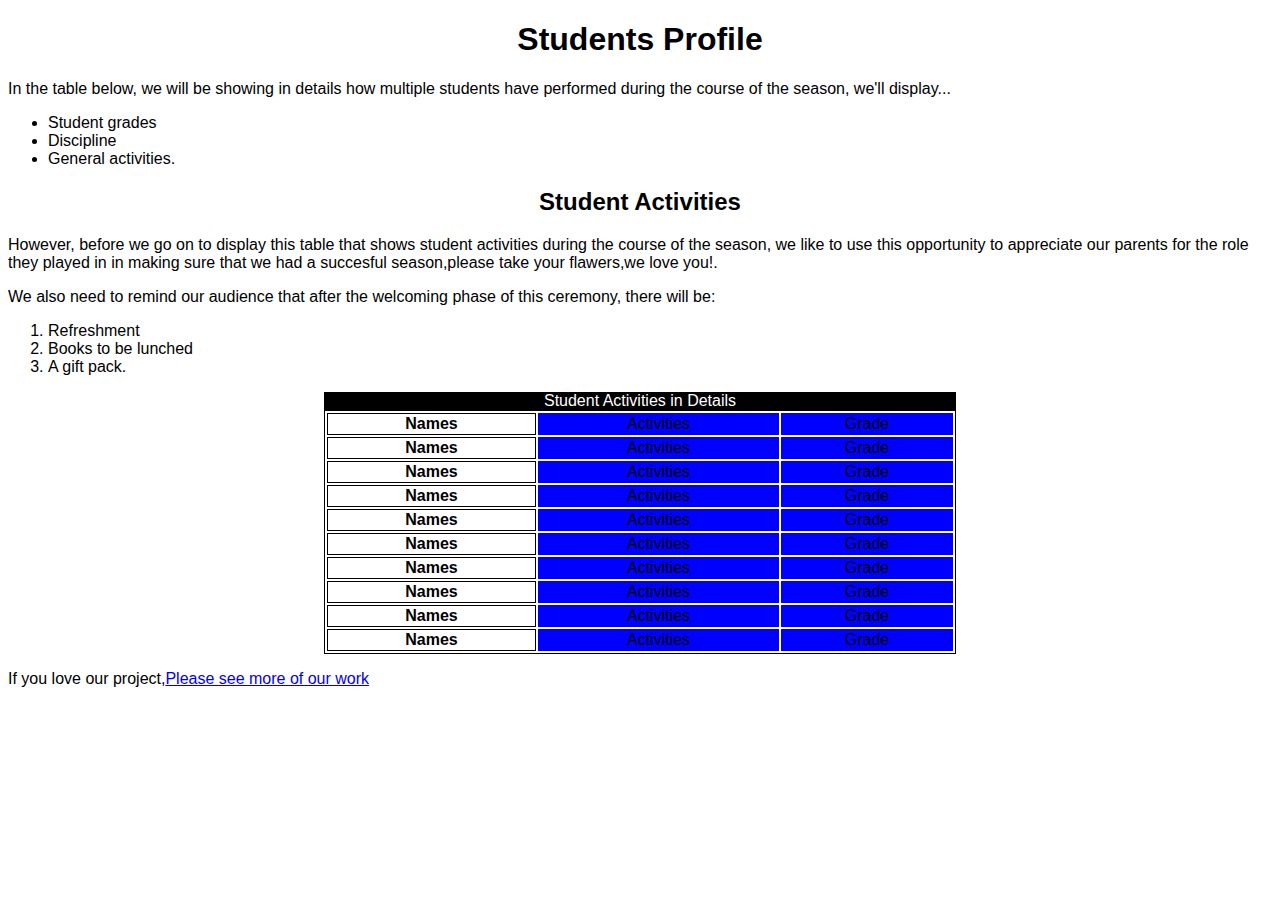
<file: Table-learning.html>
<!DOCTYPE html>
<html lang="en">
<head>
  <meta charset="UTF-8">
  <meta name="viewport" content="width=device-width, initial-scale=1.0">
  <title> Table Practice</title>
  <style>
     .complex-animation {
  animation-name: color-change;
  animation-duration: 3s;
  animation-timing-function: linear;
  animation-delay: 1s;
  animation-iteration-count: infinite;
  animation-direction: alternate;
}

@keyframes color-change {
  0% {
    background-color: red;
  }
  50% {
    background-color: blue;
  }
  100% {
    background-color: green;
  }
}
    h1 {
      text-align: center;
    }
    .sub-header{
      text-align: center;
    }
    .body{
      font-family: Roboto, Arial;
    }
    .table{
      width: 50%;
      margin-left: auto;
      margin-right: auto;
      border: 1px solid;
      border-color: black;
      
    }
    .thead{
      border: 1px solid;
      border-color: black;
    }
    .caption{
      background-color: black;
      color: white;
    }
    .align-right{
      text-align: center;
       background-color: blue;
    }
    .table-data{
       text-align: center;
        background-color: blue;
    }
    
   
  </style>
</head>
<body class="body">
  <h1 class="complex-animation">Students Profile</h1>
  <p>In the table below, we will be showing in details how multiple students have performed during the course of the season, we'll display...</p>
  <ul>
    <li>Student grades</li>
    <li>Discipline</li>
    <li>General activities.</li>
  </ul>
  <h2 class="sub-header">Student Activities</h2>
  <p>However, before we go on to display this table that shows student activities during the course of the season, we like to use this opportunity to appreciate our parents for the role they played in in making sure that we had a succesful season,please take your flawers,we love you!.</p>
  <p>We also need to remind our audience that after the welcoming phase of this ceremony, there will be:
    <ol>
  <li>Refreshment</li>
  <li>Books to be lunched</li>
  <li>A gift pack.</li>
    </ol> </p>


    <table class="table">
      <caption class="caption">Student Activities in Details</caption>
      <thead>
        <tr>
          <th class="thead">Names</th> <td class="align-right">Activities</td><td class="table-data">Grade</td>
        </tr>
      </thead>
      <tbody>
        <tr>
          <th class="thead">Names</th> <td class="align-right">Activities</td><td class="table-data">Grade</td>
        </tr>

        <tr>
          <th class="thead">Names</th> <td class="align-right">Activities</td><td class="table-data">Grade</td>
        </tr>

        <tr>
          <th class="thead">Names</th> <td class="align-right">Activities</td><td class="table-data">Grade</td>
        </tr>

        <tr>
          <th class="thead">Names</th> <td class="align-right">Activities</td><td class="table-data">Grade</td>
        </tr>

        <tr>
          <th class="thead">Names</th> <td class="align-right">Activities</td><td class="table-data">Grade</td>
        </tr>

        <tr>
          <th class="thead">Names</th> <td class="align-right">Activities</td><td class="table-data">Grade</td>
        </tr>

        <tr>
          <th class="thead">Names</th> <td class="align-right">Activities</td><td class="table-data">Grade</td>
        </tr>

        <tr>
          <th class="thead">Names</th> <td class="align-right">Activities</td><td class="table-data">Grade</td>
        </tr>

        <tr>
          <th class="thead">Names</th> <td class="align-right">Activities</td><td class="table-data">Grade</td>
        </tr>
      </tbody>
    </table>
<p>If you love our project,<a href="Students-google-form.html">Please see more of our work</a> </p>
</body>

</html>
</file>
<file: header.css>
.header{
    height: 75px;
    position: fixed;
    top: 0;
    right: 0;
    left: 0;
    border-style: solid;
    border-width: 1px;
    border-color: rgb(222, 222, 222);
    display: flex;
    justify-content: space-between;
    background-color: white;
    z-index: 100;
}
.left-section{
    
    width: 235px;
    display: flex;
    margin-right: 80px;
    flex-shrink: 0;
}
.hamburgar-icon{
width: 40px;
padding-left: 30px;
cursor: pointer;
}
.youtube-icon{
    width: 120px;
    padding-left: 30px;
    cursor: pointer;
}
.middle-section{
    
    flex: 1;
    max-width: 630px;

    display: flex;
    margin-left: 26px;
}
.searchbar:hover,
.search-icon-container:hover {
 border-color: aqua;
 border-style: solid;
 border-width: 1px;
}
.searchbar{
flex: 1;
height: 49px;
margin-top: 10px;
width: 0;
min-width: 0;
border-style: solid;
border-color:  rgb(222, 222, 222);
border-width: 1px;
}
::placeholder{
    font-family: Roboto, Arial;
    font-size: 22px;
    padding-left: 15px;
}
.middle-section-B{
    display: flex;
    align-items: center;
}
.search-icon-container{
   background-color:rgb(238, 238, 238);
    width: 80px; 
    height: 50px;
    border-style: solid;
    border-color:  rgb(222, 222, 222);
    border-width: 1px; 
    margin-left: -1px;
    margin-right: 15px;
    position: relative;
    display: flex;
    justify-content: center;
    align-items: center;
}
.search-icon{
    width:33px;
    cursor: pointer;
    
}
.search-icon-container .tooltip,
.voice-container .tooltip,
.upload-icon-container .tooltip,
.apps-icon-container .tooltip,
.notification-icon-container .tooltip {
    background-color: gray;
    font-family: Roboto, Arial;
    position:absolute;
    color: white;
    padding-top:4px;
    padding-bottom:4px;
    padding-right:4px;
    padding-left:4px;
    border-radius: 2px;
    font-size: 15px;
    bottom: -35px;
    opacity: 0;
    pointer-events: none;
    white-space: nowrap;
}
.search-icon-container:hover .tooltip,
.voice-container:hover .tooltip,
.upload-icon-container:hover .tooltip,
.apps-icon-container:hover .tooltip,
.notification-icon-container:hover .tooltip {
    opacity: 1;
}
.upload-icon-container,
.apps-icon-container,
.notification-icon-container {
    position: relative;
    display: flex;
    justify-content: center;
    align-items: center;
}
.voice-container{
    background-color:rgb(248, 248, 248);
    width: 55px;
    height: 55px;
    border-radius: 30px;
 
  position: relative;
  display: flex;
  flex-direction: column;
  justify-content: center;
  align-items: center;
}
.voice-search-icon{
    width: 35px;
    cursor: pointer;
}
.right-section{
    
    width: 260px;
    margin-left:60px ;
    flex-shrink: 0;
    display: flex;
    justify-content: space-between;
    align-items: center;
    position: relative;
}
.upload-icon{
    width: 33px;
    cursor: pointer;
}
.apps-icon{
    width:33px;
    cursor: pointer;
}

.notification-icon{
    width:35px;
    cursor: pointer;
}
.notification-reminder{
    background-color: rgb(204, 0, 0);
    border-radius: 11px;
    width:22px;
    top: 18px;
    right: 98px;
    position: absolute;
    color: white;
    height: 22px;
   display: flex;
   justify-content: center;
   align-items: center;
   font-size: 15px;
}
.my-image{
    width:50px;
    margin-right: 25px;
    border-radius:25px ;
    cursor: pointer;
}
</file>
<file: sidebar.css>
.sidebar{
            position: fixed;
            bottom: 0;
            top: 50px;
            left: 0;
            width: 100px;
            z-index: 200;
            display: flex;
            flex-direction: column;
            justify-content: space-between;
            align-items: center;
            background-color: white;
            
        }
        .home-icon{
            width: 30px;
            margin-top: 50px;
            margin-bottom: 12px;
        }
        .home-details{
            font-size: 12px;
           
        }.explore-icon{
            width: 30px;
            margin-bottom: 12px;
        }
        .explore-detail{
          font-size: 12px;
        }
        .subscription-icon{
            width: 30px;
            margin-bottom: 12px;

        }
        .subscriptions-detail{
          font-size: 12px;
        }
        .originals-icon{
            width: 30px;
            margin-bottom: 12px;
        }
        .originals-detail{
          font-size: 12px;
        }
        
        .home,
        .explore,
        .subscription,
        .orignals,
        .youtube-music,
        .library {
            display: flex;
            flex-direction: column;
            justify-content: center;
            align-items: center;
            
        }
        .youtube-music-icon{
            width: 30px;
            margin-bottom: 12px;
            
        }
        .music-icon{
           font-size: 12px; 
           margin-left: 10px;
        }
         .library-icon{
            width: 30px;
            margin-bottom: 12px;
        }
        .library-detail{
            font-size: 12px;
        }
</file>
<file: general.css>
.body{
    margin-top: 100px;
     margin-left: 120px;
     font-family: Roboto, Arial;
     background-color: rgb(252, 245, 245);
     
}
</file>
<file: Grid.css>
.grid-container{
            display: grid;
            grid-template-columns:1fr 1fr 1fr;
             column-gap: 20px;
             margin-bottom: 40px;
}

}
.grid-item{   
           min border: solid gray;
            border: 1px;

 }
 .video-timeline{
    position: relative;
 }
 .video-time{
    background-color: black;
    color: white;
    position: absolute;
    bottom: 10px;
    right: 5px;
    padding-top:6px;
     padding-bottom:6px;
      padding-right:4px;
       padding-left:4px;
       border-radius: 2px;
 }
        .channel-picture{
            display: flex;
            flex-direction:row;
            justify-content: center;
       }
        .picture-display{
           margin-right: 15px;
           margin-top: 10px;
        }
        .picture-detail{
            width: 45px;
            border-radius: 30px;
        }
        .thumbnail-detail{
            margin-top: 0;
        }
        .thumbnail-one{
            width: 100%;
        }
</file>
